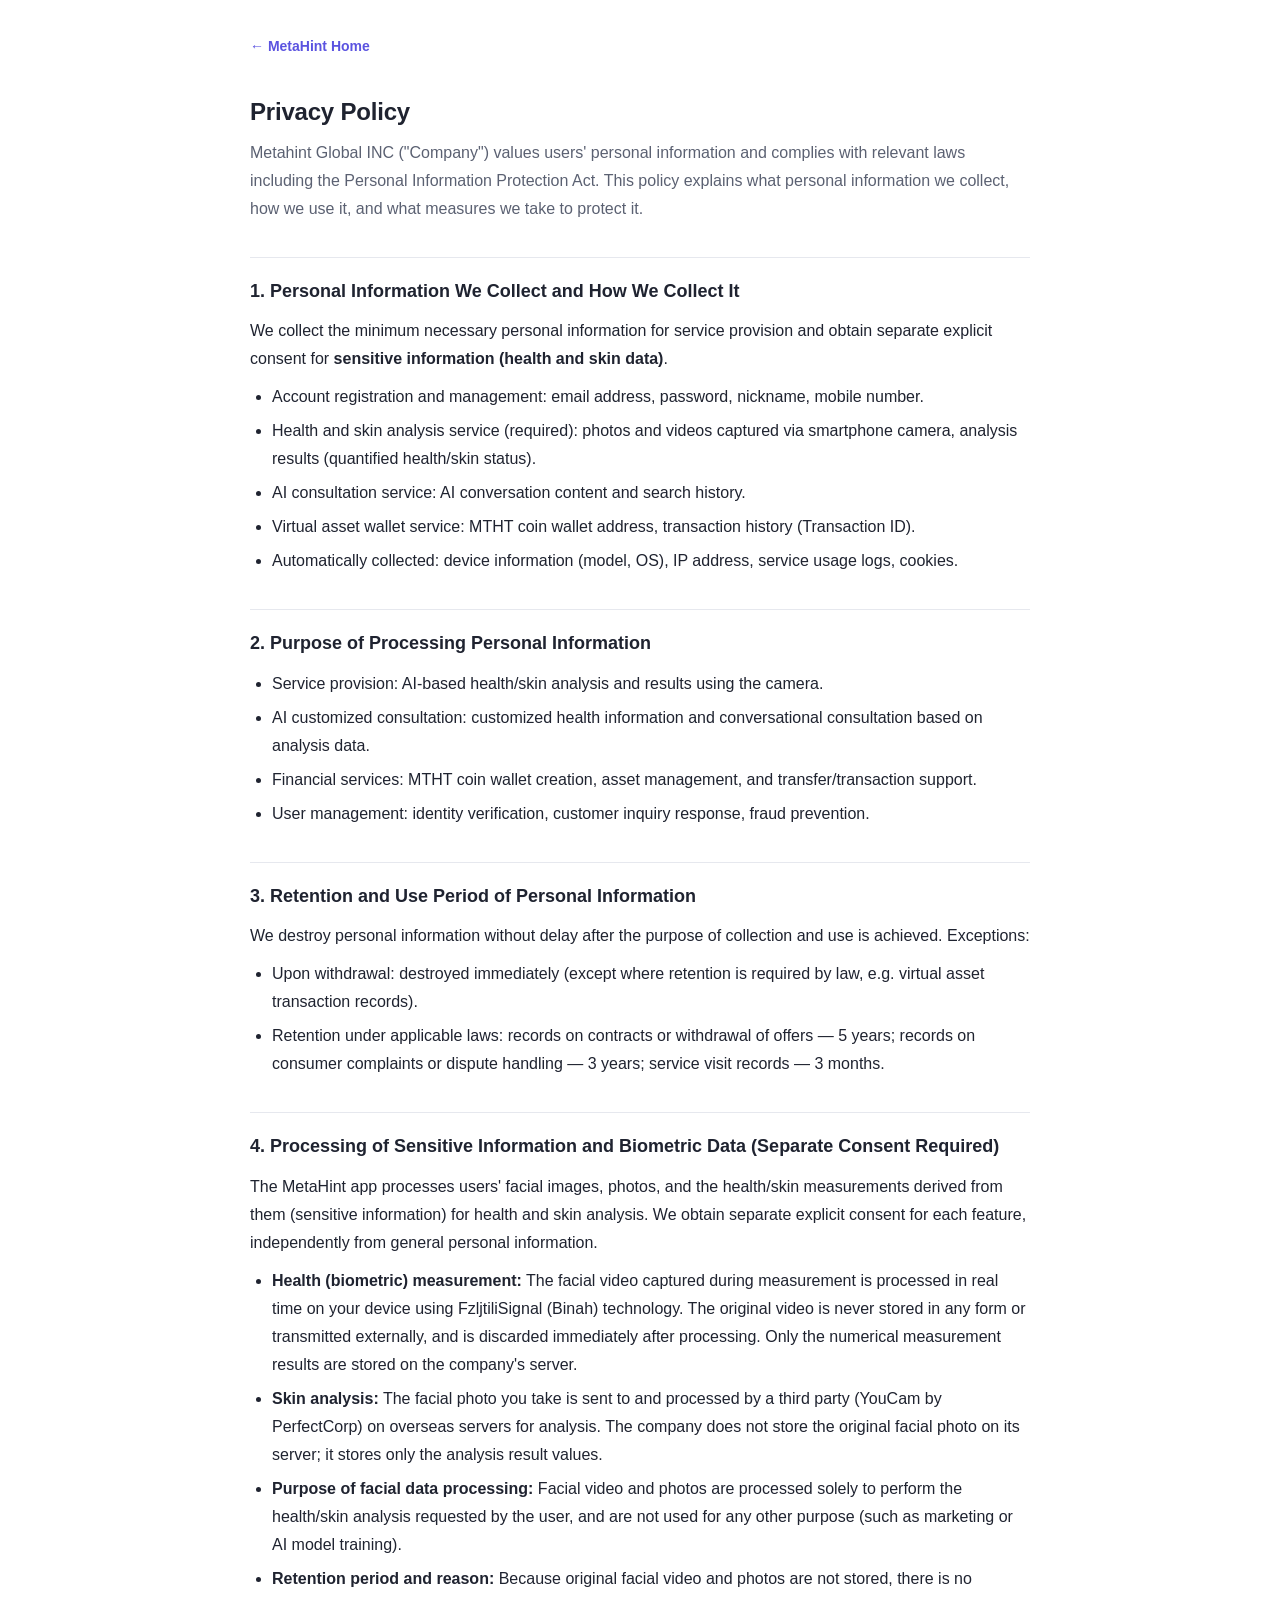
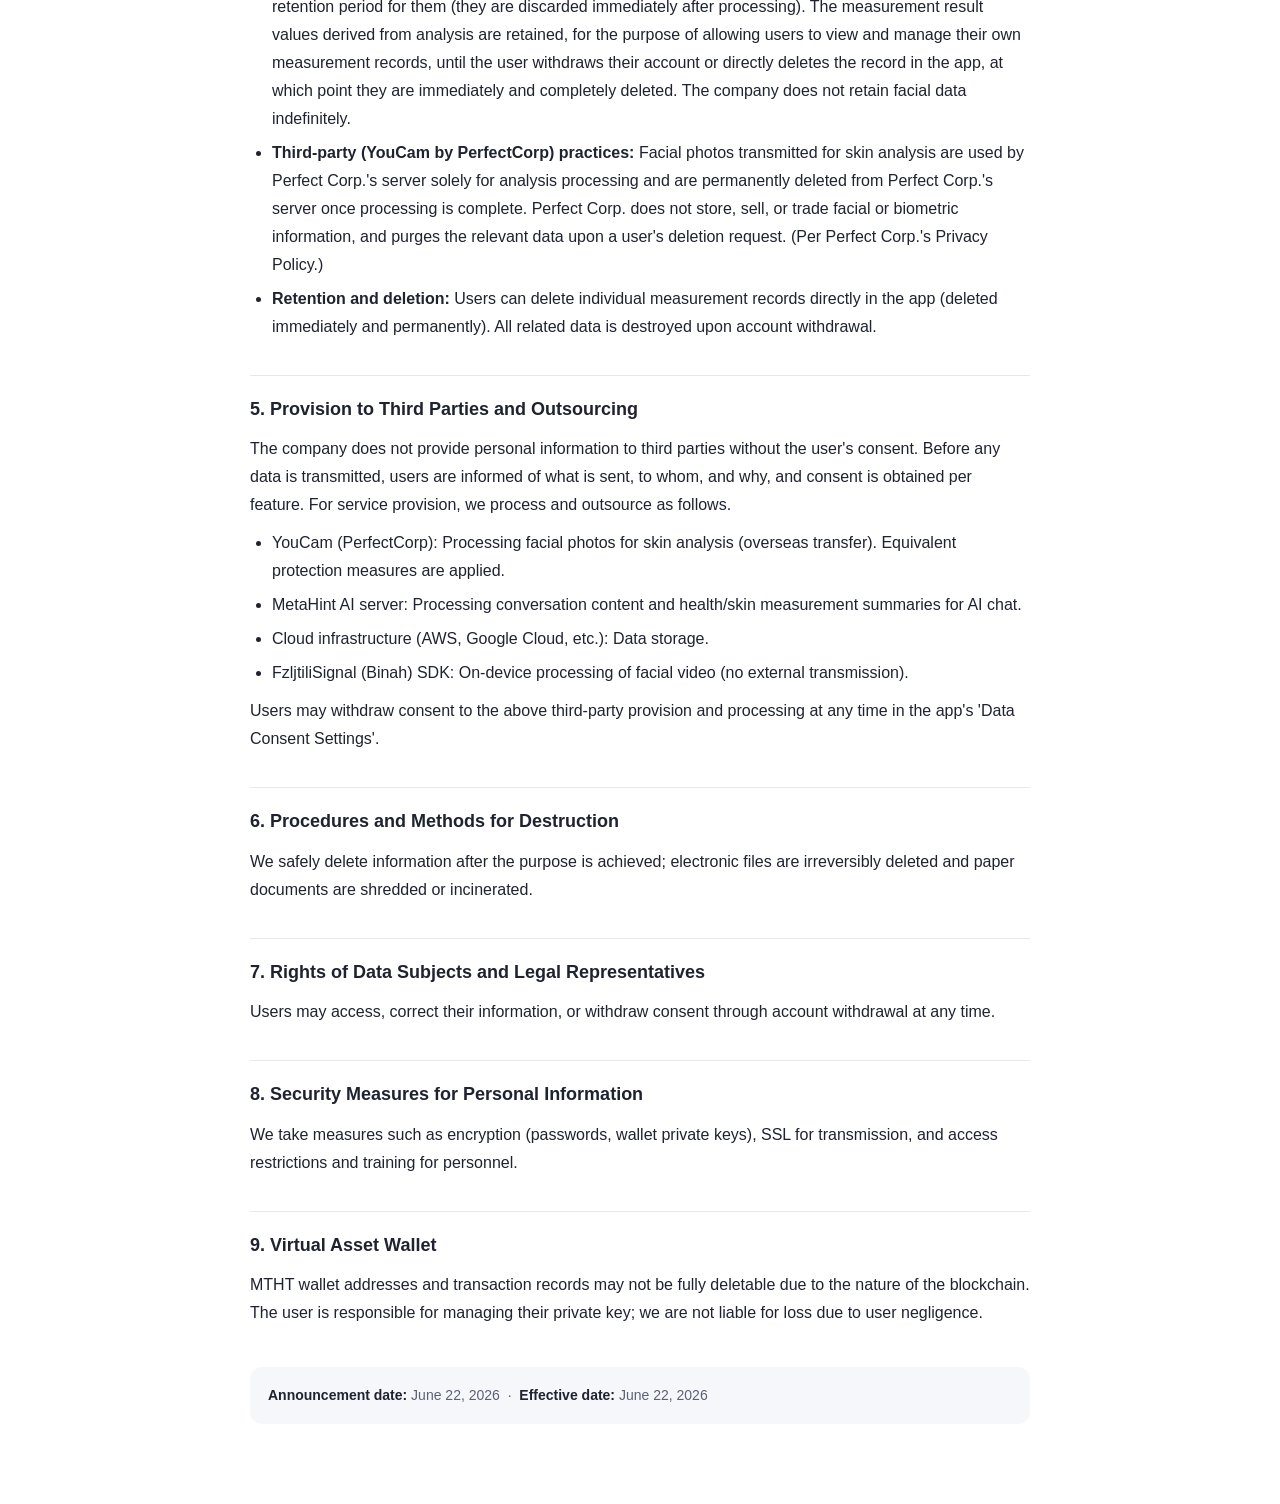
<file: privacy.html>
<!DOCTYPE html>
<html lang="en">
<head>
  <meta charset="UTF-8" />
  <meta name="viewport" content="width=device-width, initial-scale=1.0" />
  <title>Privacy Policy · MetaHint</title>
  <style>
    :root { --fg:#1f2330; --muted:#5b6172; --line:#e6e8ee; --accent:#5b53e0; --bg:#ffffff; }
    * { box-sizing: border-box; }
    body {
      margin: 0;
      background: var(--bg);
      color: var(--fg);
      font-family: -apple-system, BlinkMacSystemFont, "Segoe UI", Roboto, "Helvetica Neue", Arial, sans-serif;
      line-height: 1.75;
      -webkit-text-size-adjust: 100%;
    }
    .wrap { max-width: 820px; margin: 0 auto; padding: 32px 20px 80px; }
    h1 { font-size: 24px; margin: 24px 0 6px; letter-spacing: -.2px; }
    .intro { color: var(--muted); margin: 0 0 8px; }
    h2 {
      font-size: 18px; margin: 34px 0 10px; padding-top: 18px;
      border-top: 1px solid var(--line);
    }
    p { margin: 10px 0; }
    ul { margin: 8px 0 8px 2px; padding-left: 20px; }
    li { margin: 6px 0; }
    ul ul { margin: 4px 0; }
    strong { color: var(--fg); }
    .back {
      display: inline-block; margin-bottom: 8px; color: var(--accent);
      text-decoration: none; font-size: 14px; font-weight: 600;
    }
    .back:hover { text-decoration: underline; }
    .effective {
      margin-top: 40px; padding: 16px 18px; border-radius: 12px;
      background: #f6f7fb; color: var(--muted); font-size: 14px;
    }
    .effective b { color: var(--fg); }
    @media (max-width: 480px) { .wrap { padding: 20px 16px 64px; } h1 { font-size: 21px; } }
  </style>
</head>
<body>
  <div class="wrap">
    <a class="back" href="./index.html">← MetaHint Home</a>

    <h1>Privacy Policy</h1>
    <p class="intro">Metahint Global INC ("Company") values users' personal information and complies with relevant laws including the Personal Information Protection Act. This policy explains what personal information we collect, how we use it, and what measures we take to protect it.</p>

    <h2>1. Personal Information We Collect and How We Collect It</h2>
    <p>We collect the minimum necessary personal information for service provision and obtain separate explicit consent for <strong>sensitive information (health and skin data)</strong>.</p>
    <ul>
      <li>Account registration and management: email address, password, nickname, mobile number.</li>
      <li>Health and skin analysis service (required): photos and videos captured via smartphone camera, analysis results (quantified health/skin status).</li>
      <li>AI consultation service: AI conversation content and search history.</li>
      <li>Virtual asset wallet service: MTHT coin wallet address, transaction history (Transaction ID).</li>
      <li>Automatically collected: device information (model, OS), IP address, service usage logs, cookies.</li>
    </ul>

    <h2>2. Purpose of Processing Personal Information</h2>
    <ul>
      <li>Service provision: AI-based health/skin analysis and results using the camera.</li>
      <li>AI customized consultation: customized health information and conversational consultation based on analysis data.</li>
      <li>Financial services: MTHT coin wallet creation, asset management, and transfer/transaction support.</li>
      <li>User management: identity verification, customer inquiry response, fraud prevention.</li>
    </ul>

    <h2>3. Retention and Use Period of Personal Information</h2>
    <p>We destroy personal information without delay after the purpose of collection and use is achieved. Exceptions:</p>
    <ul>
      <li>Upon withdrawal: destroyed immediately (except where retention is required by law, e.g. virtual asset transaction records).</li>
      <li>Retention under applicable laws: records on contracts or withdrawal of offers — 5 years; records on consumer complaints or dispute handling — 3 years; service visit records — 3 months.</li>
    </ul>

    <h2>4. Processing of Sensitive Information and Biometric Data (Separate Consent Required)</h2>
    <p>The MetaHint app processes users' facial images, photos, and the health/skin measurements derived from them (sensitive information) for health and skin analysis. We obtain separate explicit consent for each feature, independently from general personal information.</p>
    <ul>
      <li><strong>Health (biometric) measurement:</strong> The facial video captured during measurement is processed in real time on your device using FzljtiliSignal (Binah) technology. The original video is never stored in any form or transmitted externally, and is discarded immediately after processing. Only the numerical measurement results are stored on the company's server.</li>
      <li><strong>Skin analysis:</strong> The facial photo you take is sent to and processed by a third party (YouCam by PerfectCorp) on overseas servers for analysis. The company does not store the original facial photo on its server; it stores only the analysis result values.</li>
      <li><strong>Purpose of facial data processing:</strong> Facial video and photos are processed solely to perform the health/skin analysis requested by the user, and are not used for any other purpose (such as marketing or AI model training).</li>
      <li><strong>Retention period and reason:</strong> Because original facial video and photos are not stored, there is no retention period for them (they are discarded immediately after processing). The measurement result values derived from analysis are retained, for the purpose of allowing users to view and manage their own measurement records, until the user withdraws their account or directly deletes the record in the app, at which point they are immediately and completely deleted. The company does not retain facial data indefinitely.</li>
      <li><strong>Third-party (YouCam by PerfectCorp) practices:</strong> Facial photos transmitted for skin analysis are used by Perfect Corp.'s server solely for analysis processing and are permanently deleted from Perfect Corp.'s server once processing is complete. Perfect Corp. does not store, sell, or trade facial or biometric information, and purges the relevant data upon a user's deletion request. (Per Perfect Corp.'s Privacy Policy.)</li>
      <li><strong>Retention and deletion:</strong> Users can delete individual measurement records directly in the app (deleted immediately and permanently). All related data is destroyed upon account withdrawal.</li>
    </ul>

    <h2>5. Provision to Third Parties and Outsourcing</h2>
    <p>The company does not provide personal information to third parties without the user's consent. Before any data is transmitted, users are informed of what is sent, to whom, and why, and consent is obtained per feature. For service provision, we process and outsource as follows.</p>
    <ul>
      <li>YouCam (PerfectCorp): Processing facial photos for skin analysis (overseas transfer). Equivalent protection measures are applied.</li>
      <li>MetaHint AI server: Processing conversation content and health/skin measurement summaries for AI chat.</li>
      <li>Cloud infrastructure (AWS, Google Cloud, etc.): Data storage.</li>
      <li>FzljtiliSignal (Binah) SDK: On-device processing of facial video (no external transmission).</li>
    </ul>
    <p>Users may withdraw consent to the above third-party provision and processing at any time in the app's 'Data Consent Settings'.</p>

    <h2>6. Procedures and Methods for Destruction</h2>
    <p>We safely delete information after the purpose is achieved; electronic files are irreversibly deleted and paper documents are shredded or incinerated.</p>

    <h2>7. Rights of Data Subjects and Legal Representatives</h2>
    <p>Users may access, correct their information, or withdraw consent through account withdrawal at any time.</p>

    <h2>8. Security Measures for Personal Information</h2>
    <p>We take measures such as encryption (passwords, wallet private keys), SSL for transmission, and access restrictions and training for personnel.</p>

    <h2>9. Virtual Asset Wallet</h2>
    <p>MTHT wallet addresses and transaction records may not be fully deletable due to the nature of the blockchain. The user is responsible for managing their private key; we are not liable for loss due to user negligence.</p>

    <div class="effective"><b>Announcement date:</b> June 22, 2026 &nbsp;·&nbsp; <b>Effective date:</b> June 22, 2026</div>
  </div>
</body>
</html>
</file>
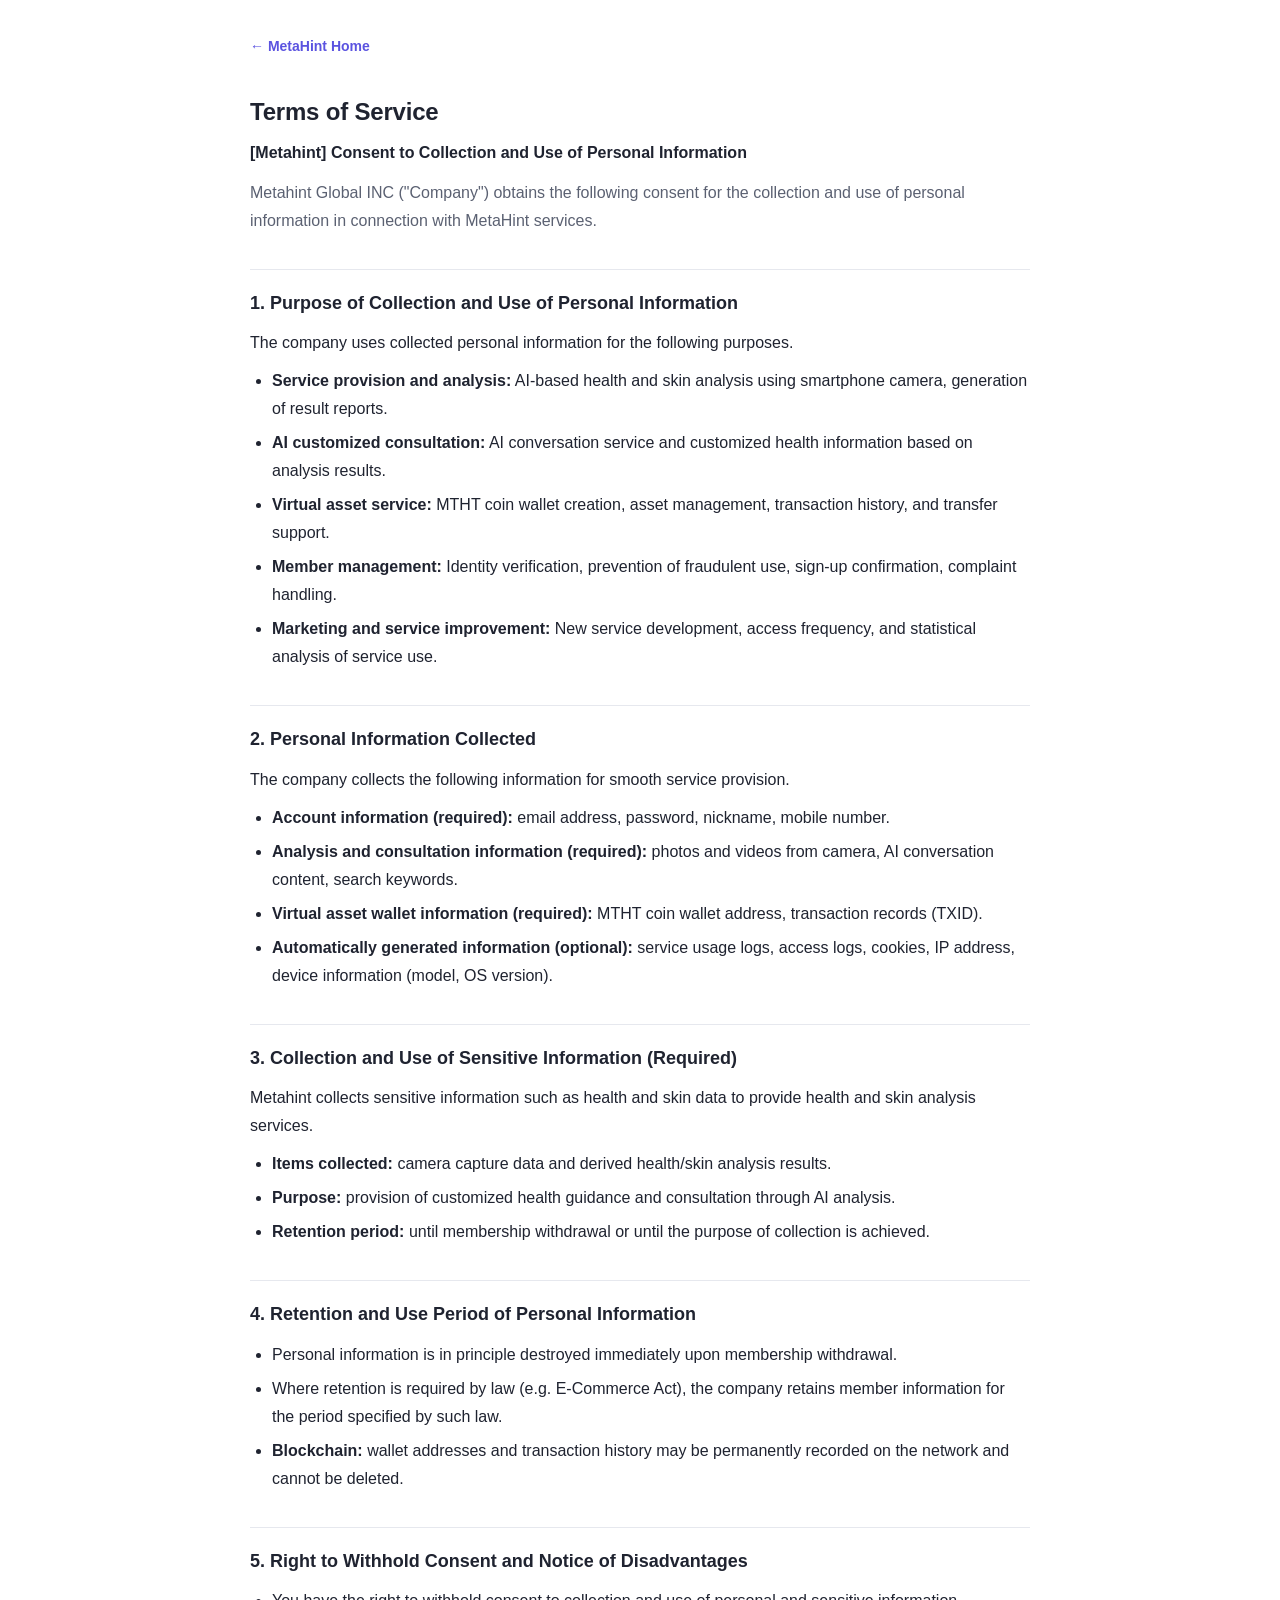
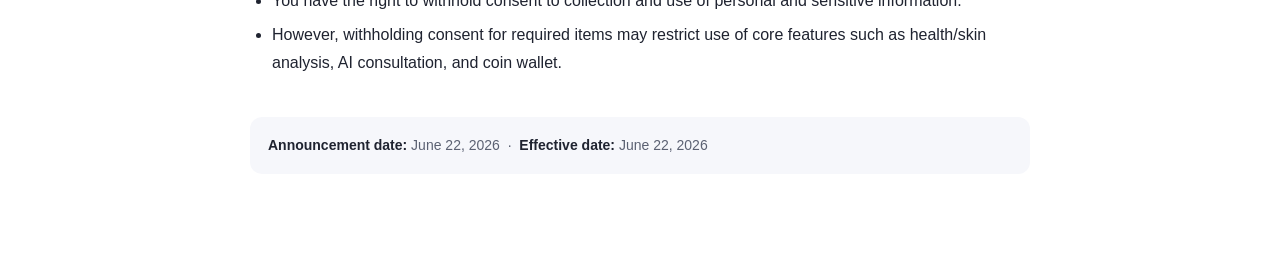
<file: terms.html>
<!DOCTYPE html>
<html lang="en">
<head>
  <meta charset="UTF-8" />
  <meta name="viewport" content="width=device-width, initial-scale=1.0" />
  <title>Terms of Service · MetaHint</title>
  <style>
    :root { --fg:#1f2330; --muted:#5b6172; --line:#e6e8ee; --accent:#5b53e0; --bg:#ffffff; }
    * { box-sizing: border-box; }
    body {
      margin: 0;
      background: var(--bg);
      color: var(--fg);
      font-family: -apple-system, BlinkMacSystemFont, "Segoe UI", Roboto, "Helvetica Neue", Arial, sans-serif;
      line-height: 1.75;
      -webkit-text-size-adjust: 100%;
    }
    .wrap { max-width: 820px; margin: 0 auto; padding: 32px 20px 80px; }
    h1 { font-size: 24px; margin: 24px 0 6px; letter-spacing: -.2px; }
    .subtitle { font-size: 16px; font-weight: 700; margin: 0 0 12px; }
    .intro { color: var(--muted); margin: 0 0 8px; }
    h2 {
      font-size: 18px; margin: 34px 0 10px; padding-top: 18px;
      border-top: 1px solid var(--line);
    }
    p { margin: 10px 0; }
    ul { margin: 8px 0 8px 2px; padding-left: 20px; }
    li { margin: 6px 0; }
    strong { color: var(--fg); }
    .back {
      display: inline-block; margin-bottom: 8px; color: var(--accent);
      text-decoration: none; font-size: 14px; font-weight: 600;
    }
    .back:hover { text-decoration: underline; }
    .effective {
      margin-top: 40px; padding: 16px 18px; border-radius: 12px;
      background: #f6f7fb; color: var(--muted); font-size: 14px;
    }
    .effective b { color: var(--fg); }
    @media (max-width: 480px) { .wrap { padding: 20px 16px 64px; } h1 { font-size: 21px; } }
  </style>
</head>
<body>
  <div class="wrap">
    <a class="back" href="./index.html">← MetaHint Home</a>

    <h1>Terms of Service</h1>
    <p class="subtitle">[Metahint] Consent to Collection and Use of Personal Information</p>
    <p class="intro">Metahint Global INC ("Company") obtains the following consent for the collection and use of personal information in connection with MetaHint services.</p>

    <h2>1. Purpose of Collection and Use of Personal Information</h2>
    <p>The company uses collected personal information for the following purposes.</p>
    <ul>
      <li><strong>Service provision and analysis:</strong> AI-based health and skin analysis using smartphone camera, generation of result reports.</li>
      <li><strong>AI customized consultation:</strong> AI conversation service and customized health information based on analysis results.</li>
      <li><strong>Virtual asset service:</strong> MTHT coin wallet creation, asset management, transaction history, and transfer support.</li>
      <li><strong>Member management:</strong> Identity verification, prevention of fraudulent use, sign-up confirmation, complaint handling.</li>
      <li><strong>Marketing and service improvement:</strong> New service development, access frequency, and statistical analysis of service use.</li>
    </ul>

    <h2>2. Personal Information Collected</h2>
    <p>The company collects the following information for smooth service provision.</p>
    <ul>
      <li><strong>Account information (required):</strong> email address, password, nickname, mobile number.</li>
      <li><strong>Analysis and consultation information (required):</strong> photos and videos from camera, AI conversation content, search keywords.</li>
      <li><strong>Virtual asset wallet information (required):</strong> MTHT coin wallet address, transaction records (TXID).</li>
      <li><strong>Automatically generated information (optional):</strong> service usage logs, access logs, cookies, IP address, device information (model, OS version).</li>
    </ul>

    <h2>3. Collection and Use of Sensitive Information (Required)</h2>
    <p>Metahint collects sensitive information such as health and skin data to provide health and skin analysis services.</p>
    <ul>
      <li><strong>Items collected:</strong> camera capture data and derived health/skin analysis results.</li>
      <li><strong>Purpose:</strong> provision of customized health guidance and consultation through AI analysis.</li>
      <li><strong>Retention period:</strong> until membership withdrawal or until the purpose of collection is achieved.</li>
    </ul>

    <h2>4. Retention and Use Period of Personal Information</h2>
    <ul>
      <li>Personal information is in principle destroyed immediately upon membership withdrawal.</li>
      <li>Where retention is required by law (e.g. E-Commerce Act), the company retains member information for the period specified by such law.</li>
      <li><strong>Blockchain:</strong> wallet addresses and transaction history may be permanently recorded on the network and cannot be deleted.</li>
    </ul>

    <h2>5. Right to Withhold Consent and Notice of Disadvantages</h2>
    <ul>
      <li>You have the right to withhold consent to collection and use of personal and sensitive information.</li>
      <li>However, withholding consent for required items may restrict use of core features such as health/skin analysis, AI consultation, and coin wallet.</li>
    </ul>

    <div class="effective"><b>Announcement date:</b> June 22, 2026 &nbsp;·&nbsp; <b>Effective date:</b> June 22, 2026</div>
  </div>
</body>
</html>
</file>
